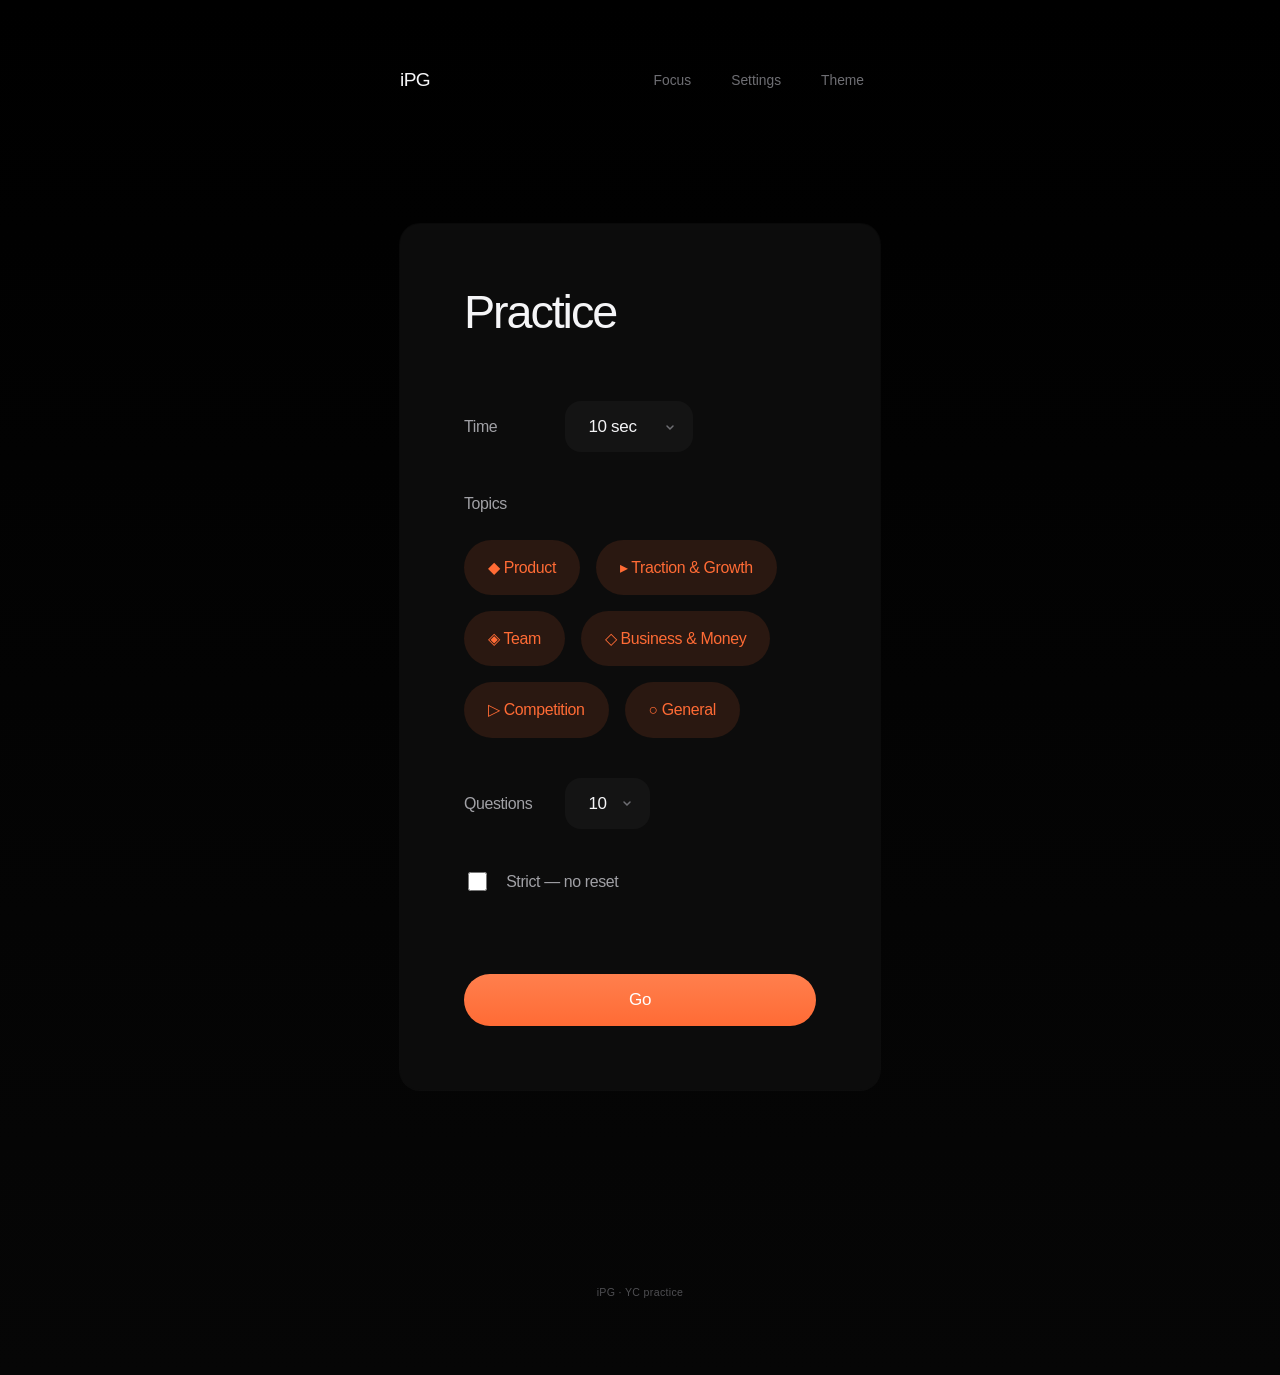
<file: index.html>
<!DOCTYPE html>
<html lang="en">
<head>
  <meta charset="UTF-8" />
  <meta name="viewport" content="width=device-width, initial-scale=1" />
  <title>iPG — YC Practice</title>
  <link rel="stylesheet" href="style.css" />
</head>
<body id="bodyEl">
  <div class="app">
    <header class="header focus-mode-hide" id="mainHeader">
      <span class="logo">iPG</span>
      <nav class="header-actions">
        <button type="button" class="btn-icon hidden" id="btnHome" aria-label="Home">Home</button>
        <button type="button" class="btn-icon focus-mode-hide" id="btnFocus" aria-label="Focus">Focus</button>
        <button type="button" class="btn-icon" id="btnSettings" aria-label="Settings">Settings</button>
        <button type="button" class="btn-icon" id="btnTheme" aria-label="Theme">Theme</button>
      </nav>
    </header>

    <section class="screen screen-setup" id="screenSetup">
      <div class="card setup">
        <h1 class="setup-title">Practice</h1>
        <div class="row">
          <label for="timerDuration">Time</label>
          <select id="timerDuration">
            <option value="10">10 sec</option>
            <option value="15">15 sec</option>
            <option value="20">20 sec</option>
            <option value="30">30 sec</option>
            <option value="0">No timer</option>
          </select>
        </div>
        <div class="row">
          <span class="row-label">Topics</span>
          <div class="category-toggles" id="categoryToggles"></div>
        </div>
        <p class="field-error hidden" id="categoryError">Pick at least one.</p>
        <div class="row">
          <label for="questionCount">Questions</label>
          <select id="questionCount">
            <option value="10">10</option>
            <option value="20">20</option>
            <option value="30">30</option>
            <option value="50">50</option>
            <option value="0">All</option>
          </select>
        </div>
        <label class="row row-check">
          <input type="checkbox" id="strictMode" />
          <span>Strict — no reset</span>
        </label>
        <button type="button" class="btn btn-primary btn-block" id="btnStart">Go</button>
      </div>
    </section>

    <div class="countdown-overlay hidden" id="countdownOverlay">
      <div class="countdown-inner">
        <p class="countdown-prompt" id="countdownPrompt">Breathe</p>
        <span class="countdown-number" id="countdownNumber">3</span>
      </div>
    </div>

    <section class="screen screen-interview hidden" id="screenInterview">
      <div class="progress-wrap focus-mode-hide" id="progressBarWrap">
        <div class="progress-track">
          <div class="progress-fill" id="progressBarFill"></div>
        </div>
        <span class="progress-num" id="progressBarLabel">0/0</span>
      </div>

      <div class="follow-up-card hidden" id="followUpCard">
        <p class="follow-up-text" id="followUpText"></p>
        <button type="button" class="btn btn-primary" id="btnFollowUpContinue">Next</button>
      </div>

      <div class="hero">
        <p class="category-badge" id="categoryBadge" aria-hidden="true"></p>
        <h2 class="question" id="questionText" tabindex="-1" aria-live="polite"></h2>
      </div>

      <div class="hint-wrap focus-mode-hide hidden" id="hintWrap">
        <button type="button" class="hint-btn" id="hintToggle" aria-expanded="false">Hint</button>
        <div class="hint-body hidden" id="hintContent"></div>
      </div>

      <div class="timer-zone">
        <div class="timer-wrap" id="timerWrap">
          <span class="timer" id="timer" aria-live="polite"></span>
          <button type="button" class="btn-text" id="btnResetTimer">Reset</button>
        </div>
        <div class="time-up hidden" id="pgWrap" aria-live="polite">
          <img src="pg.jpg" alt="" class="time-up-img" />
          <p class="time-up-msg">Time's up.</p>
          <p class="time-up-next">Space to retry · Enter for next</p>
        </div>
      </div>

      <div class="actions focus-mode-hide" id="actionButtons">
        <div class="shortcut-tip hidden" id="shortcutTip">
          <span>Space = reset · Enter = next</span>
          <button type="button" class="btn-dismiss" id="shortcutTipDismiss" aria-label="Dismiss">×</button>
        </div>
        <div class="tip-line" id="tipBox"><p class="tip-text" id="tipText"></p></div>
        <div class="action-row">
          <button type="button" class="btn btn-ghost" id="btnRestartTimer">Reset</button>
          <button type="button" class="btn btn-primary" id="btnNextQuestion">Next</button>
        </div>
      </div>

      <div class="keyhint focus-mode-hide" id="controlsWrap">
        <span><kbd>Space</kbd> Reset</span>
        <span><kbd>Enter</kbd> Next</span>
        <span><kbd>Esc</kbd> Home</span>
      </div>
      <div class="meta focus-mode-hide" id="sessionMetaWrap"><span id="questionProgress">0/0</span></div>
      <button type="button" class="btn-focus-exit focus-mode-only hidden" id="btnFocusExit">Exit focus</button>
    </section>

    <section class="screen screen-end hidden" id="screenEnd">
      <div class="card end">
        <p class="end-icon" aria-hidden="true">✓</p>
        <h1 class="end-title">Done.</h1>
        <p class="end-msg">You're ready.</p>
        <div class="stats" id="sessionStats"></div>
        <button type="button" class="btn btn-primary btn-block" id="btnAgain">Again</button>
      </div>
    </section>

    <dialog class="modal" id="modalSettings" aria-labelledby="modalSettingsTitle">
      <div class="modal-inner">
        <h2 id="modalSettingsTitle">Settings</h2>
        <p>Your choices are saved.</p>
        <button type="button" class="btn btn-primary" id="btnCloseSettings">Close</button>
      </div>
    </dialog>
  </div>

  <footer class="footer focus-mode-hide">
    <p><a href="https://github.com/jamescun/iPG" target="_blank" rel="noopener">iPG</a> · YC practice</p>
  </footer>

  <script src="data.js"></script>
  <script src="app.js"></script>
</body>
</html>
</file>
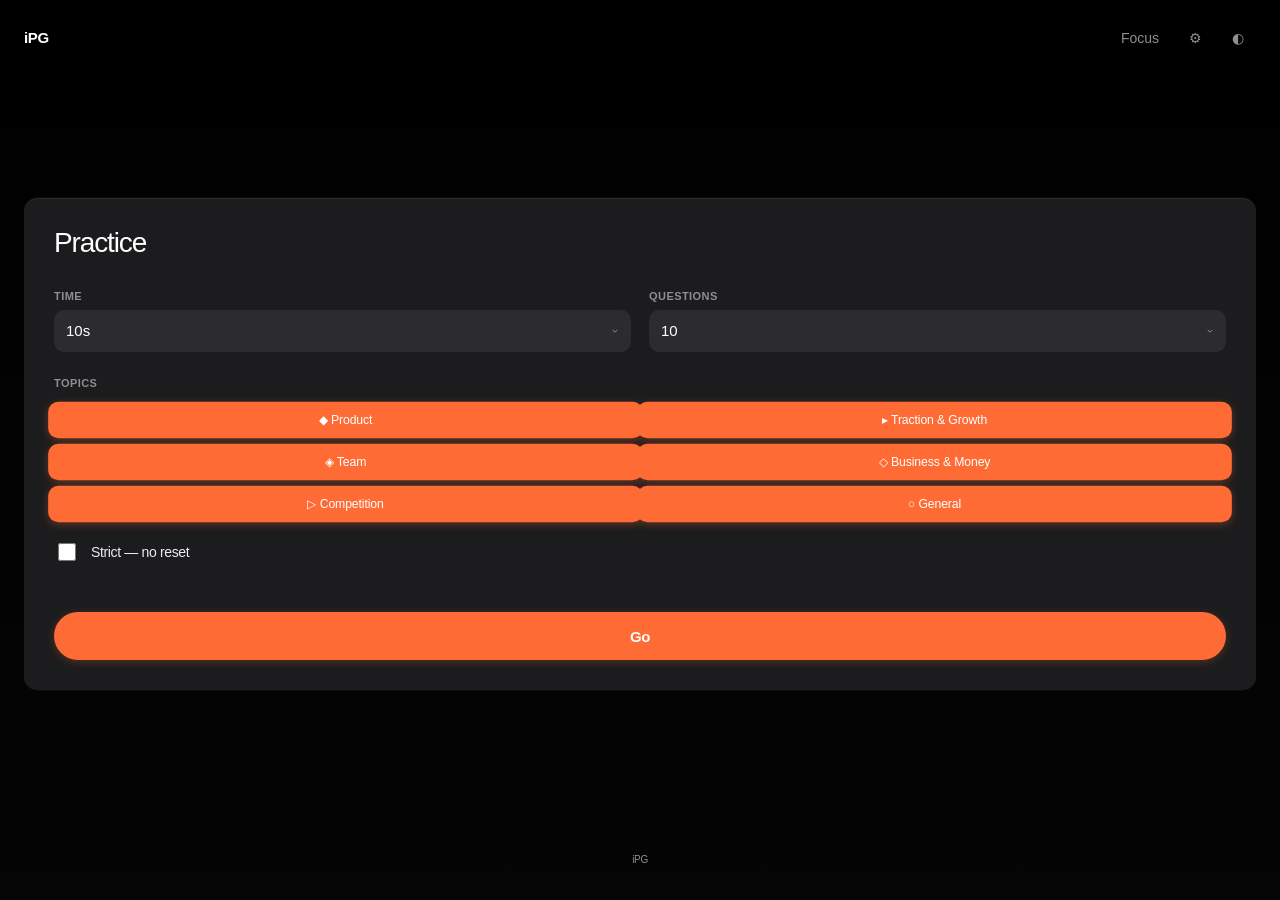
<file: ios/iPG/Web/index.html>
<!DOCTYPE html>
<html lang="en">
<head>
  <meta charset="UTF-8" />
  <meta name="viewport" content="width=device-width, initial-scale=1, viewport-fit=cover, maximum-scale=1, user-scalable=no" />
  <meta name="apple-mobile-web-app-capable" content="yes" />
  <meta name="apple-mobile-web-app-status-bar-style" content="black-translucent" />
  <title>iPG</title>
  <link rel="stylesheet" href="style.css" />
</head>
<body id="bodyEl">
  <div class="app">
    <header class="header focus-mode-hide" id="mainHeader">
      <span class="logo">iPG</span>
      <nav class="header-actions">
        <button type="button" class="btn-icon hidden" id="btnHome" aria-label="Home">Home</button>
        <button type="button" class="btn-icon focus-mode-hide" id="btnFocus" aria-label="Focus">Focus</button>
        <button type="button" class="btn-icon" id="btnSettings" aria-label="Settings">⚙</button>
        <button type="button" class="btn-icon" id="btnTheme" aria-label="Theme">◐</button>
      </nav>
    </header>

    <section class="screen screen-setup" id="screenSetup">
      <div class="card setup">
        <h1 class="setup-title">Practice</h1>
        <div class="setup-row duo">
          <div class="field">
            <label for="timerDuration">Time</label>
            <select id="timerDuration">
              <option value="10">10s</option>
              <option value="15">15s</option>
              <option value="20">20s</option>
              <option value="30">30s</option>
              <option value="0">None</option>
            </select>
          </div>
          <div class="field">
            <label for="questionCount">Questions</label>
            <select id="questionCount">
              <option value="10">10</option>
              <option value="20">20</option>
              <option value="30">30</option>
              <option value="50">50</option>
              <option value="0">All</option>
            </select>
          </div>
        </div>
        <div class="row">
          <span class="row-label">Topics</span>
          <div class="category-toggles" id="categoryToggles"></div>
        </div>
        <p class="field-error hidden" id="categoryError">Pick at least one.</p>
        <label class="row row-check">
          <input type="checkbox" id="strictMode" />
          <span>Strict — no reset</span>
        </label>
        <button type="button" class="btn btn-primary btn-block" id="btnStart">Go</button>
      </div>
    </section>

    <div class="countdown-overlay hidden" id="countdownOverlay">
      <div class="countdown-inner">
        <p class="countdown-prompt" id="countdownPrompt">Breathe</p>
        <span class="countdown-number" id="countdownNumber">3</span>
      </div>
    </div>

    <section class="screen screen-interview hidden" id="screenInterview">
      <div class="progress-wrap focus-mode-hide" id="progressBarWrap">
        <div class="progress-track">
          <div class="progress-fill" id="progressBarFill"></div>
        </div>
        <span class="progress-num" id="progressBarLabel">0/0</span>
      </div>

      <div class="follow-up-card hidden" id="followUpCard">
        <p class="follow-up-text" id="followUpText"></p>
        <button type="button" class="btn btn-primary" id="btnFollowUpContinue">Next</button>
      </div>

      <div class="hero">
        <p class="category-badge" id="categoryBadge" aria-hidden="true"></p>
        <h2 class="question" id="questionText" tabindex="-1" aria-live="polite"></h2>
      </div>

      <div class="hint-wrap focus-mode-hide hidden" id="hintWrap">
        <button type="button" class="hint-btn" id="hintToggle" aria-expanded="false">Hint</button>
        <div class="hint-body hidden" id="hintContent"></div>
      </div>

      <div class="timer-zone">
        <div class="timer-wrap" id="timerWrap">
          <span class="timer" id="timer" aria-live="polite"></span>
          <button type="button" class="btn-text" id="btnResetTimer">Reset</button>
        </div>
        <div class="time-up hidden" id="pgWrap" aria-live="polite">
          <img src="pg.jpg" alt="" class="time-up-img" />
          <p class="time-up-msg">Time's up.</p>
          <p class="time-up-next">Tap Next or Reset</p>
        </div>
      </div>

      <div class="actions focus-mode-hide" id="actionButtons">
        <div class="shortcut-tip hidden" id="shortcutTip">
          <span>Tap Reset or Next</span>
          <button type="button" class="btn-dismiss" id="shortcutTipDismiss" aria-label="Dismiss">×</button>
        </div>
        <div class="tip-line" id="tipBox"><p class="tip-text" id="tipText"></p></div>
        <div class="action-row">
          <button type="button" class="btn btn-ghost" id="btnRestartTimer">Reset</button>
          <button type="button" class="btn btn-primary" id="btnNextQuestion">Next</button>
        </div>
      </div>

      <div class="keyhint focus-mode-hide" id="controlsWrap">
        <span>Tap Reset</span>
        <span>Tap Next</span>
        <span>Tap Home</span>
      </div>
      <div class="meta focus-mode-hide" id="sessionMetaWrap"><span id="questionProgress">0/0</span></div>
      <button type="button" class="btn-focus-exit focus-mode-only hidden" id="btnFocusExit">Exit focus</button>
    </section>

    <section class="screen screen-end hidden" id="screenEnd">
      <div class="card end">
        <p class="end-icon" aria-hidden="true">✓</p>
        <h1 class="end-title">Done.</h1>
        <p class="end-msg">You're ready.</p>
        <div class="stats" id="sessionStats"></div>
        <button type="button" class="btn btn-primary btn-block" id="btnAgain">Again</button>
      </div>
    </section>

    <dialog class="modal" id="modalSettings" aria-labelledby="modalSettingsTitle">
      <div class="modal-inner">
        <h2 id="modalSettingsTitle">Settings</h2>
        <p>Your choices are saved.</p>
        <button type="button" class="btn btn-primary" id="btnCloseSettings">Close</button>
      </div>
    </dialog>
  </div>

  <footer class="footer focus-mode-hide">
    <p><a href="https://github.com/Kgarmon99/ipg-upgraded" target="_blank" rel="noopener">iPG</a></p>
  </footer>

  <script src="data.js"></script>
  <script src="app.js"></script>
</body>
</html>
</file>
<file: style.css>
/* iPG — Ive. Restraint. Material. Light. */

:root {
  --bg: #000;
  --bg-bottom: #060606;
  --surface: #0c0c0c;
  --surface-elevated: #141414;
  --text: #f5f5f7;
  --text-secondary: #a1a1a6;
  --text-tertiary: #6e6e73;
  --accent: #ff6b35;
  --accent-hover: #ff7f4d;
  --separator: #2c2c2e;
  --success: #30d158;
  --warn: #ff9f0a;
  --danger: #ff453a;
  --font: -apple-system, BlinkMacSystemFont, "SF Pro Text", "SF Pro Display", "Helvetica Neue", sans-serif;
  --space: 8px;
  --s1: var(--space);
  --s2: calc(var(--space) * 2);
  --s3: calc(var(--space) * 3);
  --s4: calc(var(--space) * 4);
  --s5: calc(var(--space) * 5);
  --s6: calc(var(--space) * 6);
  --s8: calc(var(--space) * 8);
  --s10: calc(var(--space) * 10);
  --radius: 16px;
  --radius-card: 20px;
  --radius-pill: 980px;
  --ease-ive: cubic-bezier(0.32, 0.72, 0, 1);
}

[data-theme="light"] {
  --bg: #fbfbfd;
  --bg-bottom: #f5f5f7;
  --surface: #fff;
  --surface-elevated: #f5f5f7;
  --text: #1d1d1f;
  --text-secondary: #6e6e73;
  --text-tertiary: #86868b;
  --separator: #e5e5ea;
}

*, *::before, *::after { box-sizing: border-box; }

:focus { outline: none; }
:focus-visible {
  outline: 2px solid var(--accent);
  outline-offset: 3px;
}

html {
  font-size: 17px;
  -webkit-font-smoothing: antialiased;
  -moz-osx-font-smoothing: grayscale;
}

body {
  margin: 0;
  min-height: 100vh;
  font-family: var(--font);
  font-size: 1rem;
  font-weight: 400;
  line-height: 1.47059;
  letter-spacing: -0.022em;
  color: var(--text);
  background: linear-gradient(180deg, var(--bg) 0%, var(--bg-bottom) 100%);
  display: flex;
  flex-direction: column;
  align-items: center;
  padding: var(--s8);
}

@media (prefers-reduced-motion: reduce) {
  *, *::before, *::after {
    animation-duration: 0.01ms !important;
    transition-duration: 0.01ms !important;
  }
}

.app {
  width: 100%;
  max-width: 480px;
  flex: 1;
  display: flex;
  flex-direction: column;
}

/* Header — invisible until needed */
.header {
  display: flex;
  align-items: center;
  justify-content: space-between;
  margin-bottom: var(--s8);
  width: 100%;
}

.logo {
  font-size: 1.125rem;
  font-weight: 300;
  letter-spacing: -0.03em;
  color: var(--text);
}

.header-actions { display: flex; gap: var(--s1); }

.btn-icon {
  padding: var(--s1) var(--s2);
  font-size: 0.8125rem;
  font-weight: 400;
  color: var(--text-tertiary);
  background: none;
  border: none;
  border-radius: var(--radius);
  cursor: pointer;
  transition: color 0.2s ease;
}

.btn-icon:hover { color: var(--text); }

/* Buttons */
.btn {
  display: inline-flex;
  align-items: center;
  justify-content: center;
  min-height: 52px;
  padding: 0 1.75rem;
  font-family: var(--font);
  font-size: 1rem;
  font-weight: 500;
  letter-spacing: -0.02em;
  border: none;
  border-radius: var(--radius-pill);
  cursor: pointer;
  transition: opacity 0.3s var(--ease-ive), transform 0.25s var(--ease-ive);
}

.btn:active { opacity: 0.88; transform: scale(0.98); }

.btn-primary {
  background: linear-gradient(180deg, var(--accent-hover) 0%, var(--accent) 100%);
  color: #fff;
  box-shadow: 0 1px 0 rgba(0, 0, 0, 0.1);
}

.btn-primary:hover {
  background: linear-gradient(180deg, #ff8a5c 0%, var(--accent-hover) 100%);
  box-shadow: 0 2px 12px rgba(255, 107, 53, 0.25);
}

.btn-secondary {
  background: var(--surface-elevated);
  color: var(--text);
}

.btn-secondary:hover { background: var(--separator); }

.btn-ghost {
  background: transparent;
  color: var(--text-secondary);
}

.btn-ghost:hover { color: var(--text); }

.btn-text {
  font-size: 0.8125rem;
  font-weight: 400;
  color: var(--text-tertiary);
  background: none;
  border: none;
  cursor: pointer;
  padding: var(--s1) var(--s2);
  border-radius: var(--radius);
}

.btn-text:hover { color: var(--text); }

.btn-block {
  width: 100%;
  margin-top: var(--s6);
}

body.strict-mode #btnResetTimer,
body.strict-mode #btnRestartTimer { display: none !important; }

/* Screens */
.screen {
  flex: 1;
  display: flex;
  flex-direction: column;
  justify-content: center;
  padding: var(--s8) 0;
  animation: fadeUp 0.55s var(--ease-ive);
}

.screen.hidden, .hidden { display: none !important; }

@keyframes fadeUp {
  from { opacity: 0; transform: translateY(12px) scale(0.99); }
  to { opacity: 1; transform: translateY(0) scale(1); }
}

/* Setup — one card, one thought */
.card {
  background: var(--surface);
  border-radius: var(--radius-card);
  padding: var(--s8);
  width: 100%;
  box-shadow: 0 0 0 1px rgba(255, 255, 255, 0.03);
}

.setup-title {
  margin: 0 0 var(--s8);
  font-size: 2.75rem;
  font-weight: 200;
  letter-spacing: -0.045em;
  line-height: 1.05;
  color: var(--text);
}

.setup .row {
  display: flex;
  flex-wrap: wrap;
  align-items: center;
  gap: var(--s3);
  margin-bottom: var(--s5);
}

.setup .row label,
.setup .row .row-label {
  font-size: 0.9375rem;
  font-weight: 400;
  color: var(--text-secondary);
  min-width: 4.5rem;
}

.setup .row-check {
  display: flex;
  align-items: center;
  gap: var(--s2);
  font-size: 0.9375rem;
  font-weight: 400;
  color: var(--text-secondary);
  cursor: pointer;
  margin-bottom: var(--s4);
}

.setup .row-check input {
  width: 1.125rem;
  height: 1.125rem;
  accent-color: var(--accent);
}

.setup select {
  padding: var(--s2) var(--s3);
  font-family: var(--font);
  font-size: 1rem;
  font-weight: 400;
  letter-spacing: -0.02em;
  color: var(--text);
  background: var(--surface-elevated);
  border: none;
  border-radius: var(--radius);
  min-height: 44px;
  cursor: pointer;
  -webkit-appearance: none;
  -moz-appearance: none;
  appearance: none;
  background-image: url("data:image/svg+xml,%3Csvg width='12' height='12' viewBox='0 0 12 12' fill='none' xmlns='http://www.w3.org/2000/svg'%3E%3Cpath d='M3 5L6 8L9 5' stroke='%236e6e73' stroke-width='1.5' stroke-linecap='round'/%3E%3C/svg%3E");
  background-repeat: no-repeat;
  background-position: right 1rem center;
  padding-right: 2.5rem;
}

.field-error {
  margin: 0 0 var(--s2);
  font-size: 0.875rem;
  font-weight: 400;
  color: var(--danger);
}

.category-toggles { display: flex; flex-wrap: wrap; gap: var(--s2); }

.category-toggles label {
  display: inline-flex;
  align-items: center;
  gap: var(--s1);
  padding: var(--s2) var(--s3);
  font-size: 0.875rem;
  font-weight: 400;
  color: var(--text-secondary);
  background: var(--surface-elevated);
  border: none;
  border-radius: var(--radius-pill);
  cursor: pointer;
  transition: color 0.2s ease, background 0.2s ease;
}

.category-toggles input { position: absolute; opacity: 0; pointer-events: none; }

.category-toggles label:has(input:checked) {
  color: var(--accent);
  background: rgba(255, 107, 53, 0.12);
}

/* Countdown — calm, large */
.countdown-overlay {
  position: fixed;
  inset: 0;
  z-index: 100;
  display: flex;
  align-items: center;
  justify-content: center;
  background: var(--bg);
  animation: fadeIn 0.5s var(--ease-ive) forwards;
}

.countdown-inner { text-align: center; }

.countdown-prompt {
  margin: 0 0 var(--s4);
  font-size: 1.125rem;
  font-weight: 400;
  color: var(--text-tertiary);
  letter-spacing: -0.02em;
}

.countdown-number {
  font-size: clamp(4.5rem, 24vw, 8rem);
  font-weight: 100;
  letter-spacing: -0.06em;
  color: var(--text);
}

@keyframes fadeIn { to { opacity: 1; } }

/* Interview */
.screen-interview { position: relative; align-items: center; }

.progress-wrap {
  width: 100%;
  margin-bottom: var(--s6);
  display: flex;
  align-items: center;
  gap: var(--s4);
}

.progress-track {
  flex: 1;
  height: 2px;
  background: var(--surface-elevated);
  border-radius: var(--radius-pill);
  overflow: hidden;
}

.progress-fill {
  height: 100%;
  background: var(--accent);
  border-radius: var(--radius-pill);
  width: 0%;
  transition: width 0.4s var(--ease-ive);
}

.progress-fill.advance { animation: pulse 0.5s ease-out; }

@keyframes pulse {
  50% { opacity: 0.7; }
  100% { opacity: 1; }
}

.progress-num {
  font-size: 0.75rem;
  font-weight: 400;
  color: var(--text-tertiary);
  min-width: 2.5rem;
  opacity: 0.9;
}

/* Follow-up — minimal overlay */
.follow-up-card {
  position: absolute;
  top: 50%;
  left: 50%;
  transform: translate(-50%, -50%);
  z-index: 50;
  width: 88%;
  max-width: 360px;
  padding: var(--s8);
  background: var(--surface);
  border-radius: var(--radius-card);
  text-align: center;
  box-shadow: 0 0 0 1px rgba(255, 255, 255, 0.04);
  animation: fadeUp 0.5s var(--ease-ive);
}

.follow-up-text {
  margin: 0 0 var(--s4);
  font-size: 1.125rem;
  font-weight: 500;
  letter-spacing: -0.02em;
  line-height: 1.4;
  color: var(--text);
}

/* Hero — the question dominates */
.hero {
  width: 100%;
  margin-bottom: var(--s6);
  padding: 0 var(--s2);
}

.category-badge {
  display: inline-block;
  margin: 0 0 var(--s4);
  padding: var(--s1) var(--s2);
  font-size: 0.625rem;
  font-weight: 500;
  text-transform: uppercase;
  letter-spacing: 0.08em;
  color: var(--text-tertiary);
  opacity: 0.85;
}

.question {
  margin: 0;
  font-size: clamp(1.875rem, 5.5vw, 2.5rem);
  font-weight: 500;
  letter-spacing: -0.04em;
  line-height: 1.22;
  color: var(--text);
}

.question.question-new {
  animation: fadeUp 0.5s var(--ease-ive);
}

.question:focus { outline: none; }

/* Hint */
.hint-wrap {
  width: 100%;
  max-width: 400px;
  margin: 0 auto var(--s4);
  text-align: left;
}

.hint-btn {
  font-size: 0.875rem;
  font-weight: 400;
  color: var(--accent);
  background: none;
  border: none;
  cursor: pointer;
  padding: 0;
}

.hint-btn:hover { opacity: 0.9; }

.hint-body {
  margin-top: var(--s2);
  padding: var(--s3);
  font-size: 0.9375rem;
  font-weight: 400;
  letter-spacing: -0.01em;
  line-height: 1.5;
  color: var(--text-secondary);
  background: var(--surface-elevated);
  border-radius: var(--radius);
}

[data-theme="light"] .card {
  box-shadow: 0 0 0 1px rgba(0, 0, 0, 0.04);
}

[data-theme="light"] .follow-up-card,
[data-theme="light"] .modal {
  box-shadow: 0 0 0 1px rgba(0, 0, 0, 0.06);
}

/* Timer */
.timer-zone { margin-bottom: var(--s6); text-align: center; }

.timer-wrap {
  display: inline-flex;
  align-items: center;
  gap: var(--s3);
}

.timer {
  display: inline-block;
  min-width: 4rem;
  padding: var(--s2) var(--s4);
  font-size: 1.375rem;
  font-weight: 500;
  letter-spacing: -0.03em;
  color: var(--text);
  background: var(--surface-elevated);
  border: none;
  border-radius: 14px;
  transition: background 0.3s var(--ease-ive), color 0.3s var(--ease-ive);
}

.timer.warning {
  background: rgba(255, 159, 10, 0.12);
  color: var(--warn);
}

.timer.fail {
  background: rgba(255, 69, 58, 0.12);
  color: var(--danger);
}

.time-up {
  margin: 0;
  text-align: center;
  animation: fadeUp 0.5s var(--ease-ive);
}

.time-up-img {
  display: block;
  width: 100%;
  max-width: 340px;
  height: auto;
  margin: 0 auto var(--s3);
  border-radius: var(--radius);
}

.time-up-msg {
  margin: 0;
  font-size: 1.25rem;
  font-weight: 600;
  letter-spacing: -0.02em;
  color: var(--danger);
}

.time-up-next {
  margin: var(--s2) 0 0;
  font-size: 0.8125rem;
  font-weight: 400;
  color: var(--text-tertiary);
}

/* Actions */
.actions {
  width: 100%;
  max-width: 300px;
  margin: 0 auto var(--s8);
  display: flex;
  flex-direction: column;
  align-items: center;
  gap: var(--s4);
}

.shortcut-tip {
  display: flex;
  align-items: center;
  justify-content: center;
  gap: var(--s2);
  padding: var(--s2);
  font-size: 0.8125rem;
  font-weight: 400;
  color: var(--text-tertiary);
}

.btn-dismiss {
  background: none;
  border: none;
  color: var(--text-tertiary);
  font-size: 1.25rem;
  font-weight: 300;
  cursor: pointer;
  padding: 0 var(--s1);
  line-height: 1;
}

.btn-dismiss:hover { color: var(--text); }

.tip-line {
  font-size: 0.875rem;
  font-weight: 400;
  color: var(--text-tertiary);
  text-align: center;
  min-height: 1.5em;
  letter-spacing: -0.01em;
}

.tip-text { margin: 0; }

.action-row { display: flex; gap: var(--s3); }

.action-row .btn { min-width: 110px; }

/* Key hint — recede */
.keyhint {
  display: flex;
  flex-wrap: wrap;
  justify-content: center;
  gap: var(--s4);
  font-size: 0.625rem;
  font-weight: 400;
  color: var(--text-tertiary);
  margin-bottom: var(--s4);
  letter-spacing: 0.02em;
  opacity: 0.8;
}

.keyhint kbd {
  font-family: var(--font);
  padding: 0.15rem 0.4rem;
  font-size: 0.625rem;
  font-weight: 500;
  background: var(--surface-elevated);
  border: none;
  border-radius: 4px;
  margin-right: 0.35rem;
}

.meta {
  font-size: 0.75rem;
  font-weight: 400;
  color: var(--text-tertiary);
  padding-top: var(--s4);
  width: 100%;
  max-width: 300px;
  text-align: center;
  opacity: 0.85;
}

/* Focus mode */
[data-focus-mode="true"] .focus-mode-hide { display: none !important; }

.btn-focus-exit.focus-mode-only {
  display: none;
  position: fixed;
  bottom: var(--s5);
  left: 50%;
  transform: translateX(-50%);
  z-index: 10;
}

[data-focus-mode="true"] .btn-focus-exit.focus-mode-only { display: inline-flex; }

/* End — one word */
.card.end {
  text-align: center;
  padding: var(--s10);
  animation: fadeUp 0.55s var(--ease-ive);
}

.end-icon {
  width: 3.25rem;
  height: 3.25rem;
  margin: 0 auto var(--s6);
  display: flex;
  align-items: center;
  justify-content: center;
  font-size: 1.5rem;
  font-weight: 500;
  color: var(--success);
  background: rgba(48, 209, 88, 0.12);
  border-radius: 50%;
}

.end-title {
  margin: 0 0 var(--s3);
  font-size: 2.5rem;
  font-weight: 200;
  letter-spacing: -0.045em;
  line-height: 1.05;
  color: var(--text);
}

.end-msg {
  margin: 0 0 var(--s8);
  font-size: 1rem;
  font-weight: 400;
  color: var(--text-secondary);
  letter-spacing: -0.02em;
}

.stats {
  display: flex;
  flex-wrap: wrap;
  justify-content: center;
  gap: var(--s4);
  margin-bottom: var(--s5);
  padding: var(--s3);
  font-size: 0.875rem;
  font-weight: 400;
  color: var(--text-tertiary);
  letter-spacing: -0.01em;
}

.stats strong { color: var(--text); font-weight: 500; }

/* Modal */
.modal {
  padding: 0;
  max-width: 90vw;
  width: 340px;
  border: none;
  border-radius: var(--radius-card);
  background: var(--surface);
  box-shadow: 0 0 0 1px rgba(255, 255, 255, 0.04);
}

.modal::backdrop { background: rgba(0, 0, 0, 0.55); }

.modal-inner { padding: var(--s6); }

.modal-inner h2 {
  margin: 0 0 var(--s2);
  font-size: 1.25rem;
  font-weight: 600;
  letter-spacing: -0.03em;
}

.modal-inner p {
  margin: 0 0 var(--s4);
  font-size: 0.9375rem;
  font-weight: 400;
  color: var(--text-secondary);
  letter-spacing: -0.02em;
}

/* Footer — whisper */
.footer {
  margin-top: var(--s10);
  padding-top: var(--s5);
  font-size: 0.625rem;
  font-weight: 400;
  color: var(--text-tertiary);
  text-align: center;
  width: 100%;
  letter-spacing: 0.03em;
  opacity: 0.7;
}

.footer a { color: var(--text-tertiary); text-decoration: none; }
.footer a:hover { color: var(--text-secondary); }
</file>
<file: ios/iPG/Web/style.css>
/* iPG — Mobile-first, one screen, no scroll */

:root {
  --bg: #000;
  --bg-bottom: #050505;
  --surface: #1c1c1e;
  --surface-elevated: #2c2c2e;
  --text: #ffffff;
  --text-secondary: #ebebf5;
  --text-tertiary: #8e8e93;
  --accent: #ff6b35;
  --accent-hover: #ff7f4d;
  --separator: #38383a;
  --success: #30d158;
  --warn: #ff9f0a;
  --danger: #ff3b30;
  --font: -apple-system, BlinkMacSystemFont, "SF Pro Text", "SF Pro Display", "Helvetica Neue", sans-serif;
  --space: 6px;
  --s1: var(--space);
  --s2: calc(var(--space) * 2);
  --s3: calc(var(--space) * 3);
  --s4: calc(var(--space) * 4);
  --s5: calc(var(--space) * 5);
  --radius: 10px;
  --radius-card: 14px;
  --radius-pill: 999px;
  --ease-apple: cubic-bezier(0.25, 0.1, 0.25, 1);
  --ease-spring: cubic-bezier(0.34, 1.2, 0.64, 1);
  --ease-spring-out: cubic-bezier(0.22, 1, 0.36, 1);
  --ease-bounce: cubic-bezier(0.34, 1.56, 0.64, 1);
  --ease-smooth: cubic-bezier(0.4, 0, 0.2, 1);
}

[data-theme="light"] {
  --bg: #f2f2f7;
  --bg-bottom: #e5e5ea;
  --surface: #ffffff;
  --surface-elevated: #f2f2f7;
  --text: #1c1c1e;
  --text-secondary: #3a3a3c;
  --text-tertiary: #8e8e93;
  --separator: #c6c6c8;
}

*, *::before, *::after { box-sizing: border-box; }

:focus { outline: none; }
:focus-visible {
  outline: 2px solid var(--accent);
  outline-offset: 2px;
}

html {
  font-size: 16px;
  -webkit-font-smoothing: antialiased;
  -moz-osx-font-smoothing: grayscale;
  text-rendering: optimizeLegibility;
  height: 100%;
  overflow: hidden;
}

body {
  margin: 0;
  height: 100%;
  min-height: 100dvh;
  max-height: 100dvh;
  overflow: hidden;
  font-family: var(--font);
  font-size: 1rem;
  font-weight: 400;
  line-height: 1.35;
  letter-spacing: -0.022em;
  color: var(--text);
  background: var(--bg);
  background-image: linear-gradient(180deg, var(--bg) 0%, var(--bg-bottom) 100%);
  display: flex;
  flex-direction: column;
  align-items: center;
  padding: var(--s4);
  padding-top: calc(var(--s4) + env(safe-area-inset-top, 0px));
  padding-right: calc(var(--s4) + env(safe-area-inset-right, 0px));
  padding-bottom: calc(var(--s4) + env(safe-area-inset-bottom, 0px));
  padding-left: calc(var(--s4) + env(safe-area-inset-left, 0px));
  -webkit-tap-highlight-color: transparent;
}

@media (prefers-reduced-motion: reduce) {
  *, *::before, *::after {
    animation-duration: 0.01ms !important;
    transition-duration: 0.01ms !important;
  }
}

.app {
  width: 100%;
  max-width: 100%;
  flex: 1;
  min-height: 0;
  display: flex;
  flex-direction: column;
  overflow: hidden;
}

/* Header — compact */
.header {
  display: flex;
  align-items: center;
  justify-content: space-between;
  flex-shrink: 0;
  margin-bottom: var(--s3);
  width: 100%;
}

.logo {
  font-size: 0.9375rem;
  font-weight: 600;
  letter-spacing: -0.025em;
  color: var(--text);
  transition: transform 0.3s var(--ease-spring);
}

.logo:active { transform: scale(0.95); }

.header-actions { display: flex; gap: var(--s1); }

.btn-icon {
  padding: var(--s1) var(--s2);
  font-size: 0.875rem;
  font-weight: 400;
  color: var(--text-tertiary);
  background: none;
  border: none;
  border-radius: var(--radius);
  cursor: pointer;
  -webkit-tap-highlight-color: transparent;
  transition: color 0.2s var(--ease-apple), transform 0.25s var(--ease-spring);
}

.btn-icon:hover { color: var(--text); }
.btn-icon:active { transform: scale(0.92); }

/* Buttons — touch-friendly with delightful press */
.btn {
  display: inline-flex;
  align-items: center;
  justify-content: center;
  min-height: 48px;
  padding: 0 1.25rem;
  font-family: var(--font);
  font-size: 0.9375rem;
  font-weight: 600;
  letter-spacing: -0.022em;
  border: none;
  border-radius: var(--radius-pill);
  cursor: pointer;
  -webkit-tap-highlight-color: transparent;
  transition: transform 0.3s var(--ease-spring), box-shadow 0.25s var(--ease-smooth), opacity 0.2s var(--ease-apple);
}

.btn:active {
  transform: scale(0.96);
  transition-duration: 0.1s;
}

.btn-primary {
  background: var(--accent);
  color: #fff;
  box-shadow: 0 2px 8px rgba(255, 107, 53, 0.25), 0 1px 0 rgba(0, 0, 0, 0.1);
}

.btn-primary:hover { background: var(--accent-hover); box-shadow: 0 4px 12px rgba(255, 107, 53, 0.35), 0 1px 0 rgba(0, 0, 0, 0.1); }
.btn-primary:active { box-shadow: 0 0 0 rgba(255, 107, 53, 0.2), 0 1px 0 rgba(0, 0, 0, 0.15); }

.btn-ghost {
  background: transparent;
  color: var(--text-secondary);
  font-weight: 500;
}

.btn-ghost:hover { color: var(--text); }

.btn-text {
  font-size: 0.75rem;
  font-weight: 500;
  color: var(--text-tertiary);
  background: none;
  border: none;
  cursor: pointer;
  padding: var(--s1) var(--s2);
  border-radius: var(--radius);
  transition: color 0.2s var(--ease-apple), transform 0.2s var(--ease-spring);
}

.btn-text:hover { color: var(--text); }
.btn-text:active { transform: scale(0.92); }

.btn-block {
  width: 100%;
  margin-top: var(--s4);
}

body.strict-mode #btnResetTimer,
body.strict-mode #btnRestartTimer { display: none !important; }

/* Screens — fill viewport, no scroll */
.screen {
  flex: 1;
  min-height: 0;
  display: flex;
  flex-direction: column;
  justify-content: center;
  padding: var(--s3) 0;
  animation: screenIn 0.5s var(--ease-spring-out) forwards;
}

.screen.hidden, .hidden { display: none !important; }

@keyframes screenIn {
  from { opacity: 0; transform: translateY(12px) scale(0.98); }
  to { opacity: 1; transform: translateY(0) scale(1); }
}

@keyframes fadeUp {
  from { opacity: 0; transform: translateY(10px); }
  to { opacity: 1; transform: translateY(0); }
}

/* Setup — one card, fits one screen */
.card {
  background: var(--surface);
  border-radius: var(--radius-card);
  padding: var(--s5);
  width: 100%;
  box-shadow:
    inset 0 1px 0 rgba(255, 255, 255, 0.06),
    0 0 0 1px rgba(255, 255, 255, 0.04);
  animation: cardIn 0.5s var(--ease-spring-out) 0.05s both;
}

@keyframes cardIn {
  from { opacity: 0; transform: translateY(16px) scale(0.97); }
  to { opacity: 1; transform: translateY(0) scale(1); }
}

.setup-title {
  margin: 0 0 var(--s5);
  font-size: 1.75rem;
  font-weight: 200;
  letter-spacing: -0.04em;
  line-height: 1.1;
  color: var(--text);
}

.setup-row.duo {
  display: grid;
  grid-template-columns: 1fr 1fr;
  gap: var(--s3);
  margin-bottom: var(--s4);
}

.setup .field label {
  display: block;
  font-size: 0.6875rem;
  font-weight: 600;
  text-transform: uppercase;
  letter-spacing: 0.04em;
  color: var(--text-tertiary);
  margin-bottom: var(--s1);
}

.setup .field select {
  width: 100%;
  padding: var(--s2) 2rem var(--s2) var(--s2);
  font-family: var(--font);
  font-size: 0.9375rem;
  font-weight: 500;
  color: var(--text);
  background: var(--surface-elevated);
  border: none;
  border-radius: var(--radius);
  min-height: 42px;
  cursor: pointer;
  -webkit-appearance: none;
  appearance: none;
  background-image: url("data:image/svg+xml,%3Csvg width='8' height='8' viewBox='0 0 10 10' fill='none' xmlns='http://www.w3.org/2000/svg'%3E%3Cpath d='M2.5 4L5 6.5L7.5 4' stroke='%238e8e93' stroke-width='1.25' stroke-linecap='round' stroke-linejoin='round'/%3E%3C/svg%3E");
  background-repeat: no-repeat;
  background-position: right 0.75rem center;
  -webkit-tap-highlight-color: transparent;
  transition: transform 0.2s var(--ease-spring), background-color 0.2s var(--ease-apple);
}

.setup .field select:active { transform: scale(0.98); }

.setup .row {
  margin-bottom: var(--s3);
}

.setup .row .row-label {
  display: block;
  font-size: 0.6875rem;
  font-weight: 600;
  text-transform: uppercase;
  letter-spacing: 0.04em;
  color: var(--text-tertiary);
  margin-bottom: var(--s2);
}

.category-toggles {
  display: grid;
  grid-template-columns: repeat(2, 1fr);
  gap: var(--s1);
}

.category-toggles label {
  display: inline-flex;
  align-items: center;
  justify-content: center;
  min-height: 36px;
  padding: 0 var(--s2);
  font-size: 0.75rem;
  font-weight: 500;
  letter-spacing: -0.01em;
  color: var(--text-secondary);
  background: var(--surface-elevated);
  border: none;
  border-radius: var(--radius);
  cursor: pointer;
  -webkit-tap-highlight-color: transparent;
  transition: color 0.25s var(--ease-apple), background 0.25s var(--ease-spring), transform 0.25s var(--ease-spring);
  text-align: center;
}

.category-toggles label:active { transform: scale(0.95); }

.category-toggles input { position: absolute; opacity: 0; pointer-events: none; }

.category-toggles label:has(input:checked) {
  color: #fff;
  background: var(--accent);
  transform: scale(1.02);
  box-shadow: 0 2px 8px rgba(255, 107, 53, 0.3);
}

.field-error {
  margin: 0 0 var(--s2);
  font-size: 0.8125rem;
  font-weight: 400;
  color: var(--danger);
}

.setup .row-check {
  display: flex;
  align-items: center;
  gap: var(--s2);
  font-size: 0.875rem;
  font-weight: 400;
  color: var(--text-secondary);
  cursor: pointer;
  margin-bottom: var(--s4);
  -webkit-tap-highlight-color: transparent;
}

.setup .row-check input {
  width: 1.125rem;
  height: 1.125rem;
  accent-color: var(--accent);
}

/* Countdown */
.countdown-overlay {
  position: fixed;
  inset: 0;
  z-index: 100;
  display: flex;
  align-items: center;
  justify-content: center;
  background: var(--bg);
  animation: fadeIn 0.4s var(--ease-apple) forwards;
}

.countdown-inner { text-align: center; }

.countdown-prompt {
  margin: 0 0 var(--s3);
  font-size: 1rem;
  font-weight: 400;
  color: var(--text-tertiary);
}

.countdown-number {
  font-size: clamp(3.5rem, 20vw, 5rem);
  font-weight: 100;
  letter-spacing: -0.06em;
  color: var(--text);
  animation: countdownPop 0.5s var(--ease-bounce) forwards;
}

@keyframes countdownPop {
  from { opacity: 0; transform: scale(0.3); }
  70% { transform: scale(1.08); }
  to { opacity: 1; transform: scale(1); }
}

@keyframes fadeIn { to { opacity: 1; } }

/* Interview — single screen layout */
.screen-interview {
  position: relative;
  align-items: stretch;
  justify-content: flex-start;
  padding-top: var(--s2);
}

.progress-wrap {
  width: 100%;
  margin-bottom: var(--s3);
  flex-shrink: 0;
  display: flex;
  align-items: center;
  gap: var(--s3);
}

.progress-track {
  flex: 1;
  height: 3px;
  background: var(--surface-elevated);
  border-radius: var(--radius-pill);
  overflow: hidden;
}

.progress-fill {
  height: 100%;
  background: var(--accent);
  border-radius: var(--radius-pill);
  width: 0%;
  transition: width 0.5s var(--ease-spring-out);
}

.progress-fill.advance {
  animation: progressPulse 0.6s var(--ease-spring) forwards;
}

@keyframes progressPulse {
  0% { opacity: 1; filter: brightness(1); }
  40% { opacity: 0.85; filter: brightness(1.15); }
  100% { opacity: 1; filter: brightness(1); }
}

.progress-num {
  font-size: 0.6875rem;
  font-weight: 500;
  color: var(--text-tertiary);
  min-width: 2.25rem;
  transition: transform 0.35s var(--ease-spring), color 0.25s var(--ease-apple);
}

/* Follow-up card */
.follow-up-card {
  position: absolute;
  top: 50%;
  left: 50%;
  transform: translate(-50%, -50%);
  z-index: 50;
  width: 90%;
  max-width: 320px;
  padding: var(--s5);
  background: var(--surface);
  border-radius: var(--radius-card);
  text-align: center;
  box-shadow: 0 0 0 1px rgba(255, 255, 255, 0.04), 0 12px 32px rgba(0, 0, 0, 0.35);
  animation: followUpIn 0.4s var(--ease-bounce) forwards;
}

@keyframes followUpIn {
  from { opacity: 0; transform: translate(-50%, -50%) scale(0.85); }
  70% { transform: translate(-50%, -50%) scale(1.03); }
  to { opacity: 1; transform: translate(-50%, -50%) scale(1); }
}

.follow-up-text {
  margin: 0 0 var(--s4);
  font-size: 1rem;
  font-weight: 500;
  letter-spacing: -0.02em;
  line-height: 1.4;
  color: var(--text);
}

/* Hero — question fills remaining space, no overflow */
.hero {
  flex: 1;
  min-height: 0;
  width: 100%;
  margin-bottom: var(--s3);
  padding: 0;
  display: flex;
  flex-direction: column;
  justify-content: center;
}

.category-badge {
  display: inline-block;
  margin: 0 0 var(--s2);
  padding: 2px var(--s2);
  font-size: 0.5625rem;
  font-weight: 600;
  text-transform: uppercase;
  letter-spacing: 0.06em;
  color: var(--text-tertiary);
  opacity: 0.9;
  align-self: flex-start;
  animation: badgeIn 0.35s var(--ease-spring-out) forwards;
}

@keyframes badgeIn {
  from { opacity: 0; transform: translateY(-4px); }
  to { opacity: 0.9; transform: translateY(0); }
}

.question {
  margin: 0;
  font-size: clamp(1.25rem, 4.5vw, 1.75rem);
  font-weight: 600;
  letter-spacing: -0.03em;
  line-height: 1.3;
  color: var(--text);
  overflow: hidden;
  display: -webkit-box;
  -webkit-line-clamp: 4;
  -webkit-box-orient: vertical;
  word-break: break-word;
}

.question.question-new {
  animation: questionIn 0.45s var(--ease-spring-out) forwards;
}

@keyframes questionIn {
  from { opacity: 0; transform: translateY(14px); }
  to { opacity: 1; transform: translateY(0); }
}

.question:focus { outline: none; }

/* Hint — compact, inline */
.hint-wrap {
  width: 100%;
  margin: 0 0 var(--s2);
  flex-shrink: 0;
}

.hint-btn {
  font-size: 0.8125rem;
  font-weight: 500;
  color: var(--accent);
  background: none;
  border: none;
  cursor: pointer;
  padding: 0;
}

.hint-body {
  margin-top: var(--s1);
  padding: var(--s2);
  font-size: 0.8125rem;
  font-weight: 400;
  line-height: 1.4;
  color: var(--text-secondary);
  background: var(--surface-elevated);
  border-radius: var(--radius);
  animation: hintExpand 0.3s var(--ease-spring-out) forwards;
  transform-origin: top left;
}

.hint-body.hidden { animation: none; }

@keyframes hintExpand {
  from { opacity: 0; transform: scaleY(0.92); }
  to { opacity: 1; transform: scaleY(1); }
}

[data-theme="light"] .card {
  box-shadow:
    inset 0 1px 0 rgba(255, 255, 255, 0.8),
    0 0 0 1px rgba(0, 0, 0, 0.06);
}

[data-theme="light"] .follow-up-card,
[data-theme="light"] .modal {
  box-shadow: 0 0 0 1px rgba(0, 0, 0, 0.08);
}

/* Timer — compact */
.timer-zone {
  margin-bottom: var(--s3);
  text-align: center;
  flex-shrink: 0;
}

.timer-wrap {
  display: inline-flex;
  align-items: center;
  gap: var(--s2);
}

.timer {
  display: inline-block;
  min-width: 3.5rem;
  padding: var(--s1) var(--s3);
  font-size: 1.125rem;
  font-weight: 600;
  letter-spacing: -0.025em;
  font-variant-numeric: tabular-nums;
  color: var(--text);
  background: var(--surface-elevated);
  border-radius: var(--radius);
  transition: background 0.3s var(--ease-spring), color 0.3s var(--ease-spring), transform 0.25s var(--ease-spring);
}

.timer.warning {
  background: rgba(255, 159, 10, 0.15);
  color: var(--warn);
  animation: timerPulse 1.5s var(--ease-apple) infinite;
}

.timer.fail {
  background: rgba(255, 59, 48, 0.15);
  color: var(--danger);
  animation: timerPulse 0.8s var(--ease-apple) infinite;
}

@keyframes timerPulse {
  0%, 100% { transform: scale(1); opacity: 1; }
  50% { transform: scale(1.04); opacity: 0.95; }
}

.time-up {
  margin: 0;
  text-align: center;
  animation: timeUpIn 0.5s var(--ease-bounce) forwards;
}

@keyframes timeUpIn {
  from { opacity: 0; transform: scale(0.9); }
  70% { transform: scale(1.02); }
  to { opacity: 1; transform: scale(1); }
}

.time-up-img {
  display: block;
  width: 100%;
  max-width: 200px;
  height: auto;
  margin: 0 auto var(--s2);
  border-radius: var(--radius);
}

.time-up-msg {
  margin: 0;
  font-size: 1.0625rem;
  font-weight: 500;
  color: var(--danger);
}

.time-up-next {
  margin: var(--s1) 0 0;
  font-size: 0.75rem;
  font-weight: 400;
  color: var(--text-tertiary);
}

/* Actions — two big touch targets */
.actions {
  width: 100%;
  margin: 0 0 var(--s3);
  flex-shrink: 0;
  display: flex;
  flex-direction: column;
  align-items: center;
  gap: var(--s2);
}

.shortcut-tip {
  display: flex;
  align-items: center;
  justify-content: center;
  gap: var(--s1);
  padding: var(--s1);
  font-size: 0.6875rem;
  color: var(--text-tertiary);
}

.btn-dismiss {
  background: none;
  border: none;
  color: var(--text-tertiary);
  font-size: 1rem;
  cursor: pointer;
  padding: 0 var(--s1);
  line-height: 1;
}

.tip-line {
  font-size: 0.75rem;
  color: var(--text-tertiary);
  text-align: center;
  min-height: 1.25em;
}

.tip-text { margin: 0; }

.action-row {
  display: flex;
  gap: var(--s3);
  width: 100%;
  max-width: 280px;
  justify-content: center;
}

.action-row .btn {
  flex: 1;
  min-width: 0;
  min-height: 48px;
}

.keyhint {
  display: none;
}

.meta {
  font-size: 0.6875rem;
  color: var(--text-tertiary);
  padding-top: var(--s2);
  flex-shrink: 0;
  text-align: center;
}

/* Focus mode */
[data-focus-mode="true"] .focus-mode-hide { display: none !important; }

.btn-focus-exit.focus-mode-only {
  display: none;
  position: fixed;
  bottom: var(--s4);
  left: 50%;
  transform: translateX(-50%);
  z-index: 10;
}

[data-focus-mode="true"] .btn-focus-exit.focus-mode-only { display: inline-flex; }

/* End screen — compact */
.card.end {
  text-align: center;
  padding: var(--s6);
  animation: cardIn 0.5s var(--ease-spring-out) forwards;
}

.end-icon {
  width: 2.5rem;
  height: 2.5rem;
  margin: 0 auto var(--s4);
  display: flex;
  align-items: center;
  justify-content: center;
  font-size: 1.125rem;
  font-weight: 600;
  color: var(--success);
  background: rgba(48, 209, 88, 0.15);
  border-radius: 50%;
  animation: checkPop 0.6s var(--ease-bounce) 0.15s both;
}

@keyframes checkPop {
  from { opacity: 0; transform: scale(0); }
  60% { transform: scale(1.15); }
  to { opacity: 1; transform: scale(1); }
}

.end-title {
  margin: 0 0 var(--s2);
  font-size: 1.75rem;
  font-weight: 200;
  letter-spacing: -0.04em;
  line-height: 1.1;
  color: var(--text);
  animation: fadeUp 0.4s var(--ease-spring-out) 0.2s both;
}

.end-msg {
  margin: 0 0 var(--s5);
  font-size: 0.9375rem;
  font-weight: 400;
  color: var(--text-secondary);
  animation: fadeUp 0.4s var(--ease-spring-out) 0.28s both;
}

.stats {
  display: flex;
  flex-wrap: wrap;
  justify-content: center;
  gap: var(--s3);
  margin-bottom: var(--s4);
  padding: var(--s2);
  font-size: 0.8125rem;
  color: var(--text-tertiary);
  animation: fadeUp 0.4s var(--ease-spring-out) 0.36s both;
}

.stats strong { color: var(--text); font-weight: 500; }

/* Modal */
.modal {
  padding: 0;
  max-width: 90vw;
  width: 300px;
  border: none;
  border-radius: var(--radius-card);
  background: var(--surface);
  box-shadow: 0 0 0 1px rgba(255, 255, 255, 0.04), 0 20px 48px rgba(0, 0, 0, 0.4);
  animation: modalIn 0.35s var(--ease-bounce) forwards;
}

.modal::backdrop {
  background: rgba(0, 0, 0, 0.55);
  animation: backdropIn 0.25s var(--ease-apple) forwards;
}

@keyframes backdropIn {
  from { opacity: 0; }
  to { opacity: 1; }
}

@keyframes modalIn {
  from { opacity: 0; transform: scale(0.9) translateY(-20px); }
  70% { transform: scale(1.02) translateY(2px); }
  to { opacity: 1; transform: scale(1) translateY(0); }
}

.modal-inner { padding: var(--s5); }

.modal-inner h2 {
  margin: 0 0 var(--s2);
  font-size: 1.125rem;
  font-weight: 600;
}

.modal-inner p {
  margin: 0 0 var(--s4);
  font-size: 0.875rem;
  color: var(--text-secondary);
}

/* Footer — minimal */
.footer {
  flex-shrink: 0;
  margin-top: var(--s2);
  padding-top: var(--s2);
  font-size: 0.625rem;
  color: var(--text-tertiary);
  text-align: center;
  width: 100%;
}

.footer a { color: var(--text-tertiary); text-decoration: none; }
</file>
